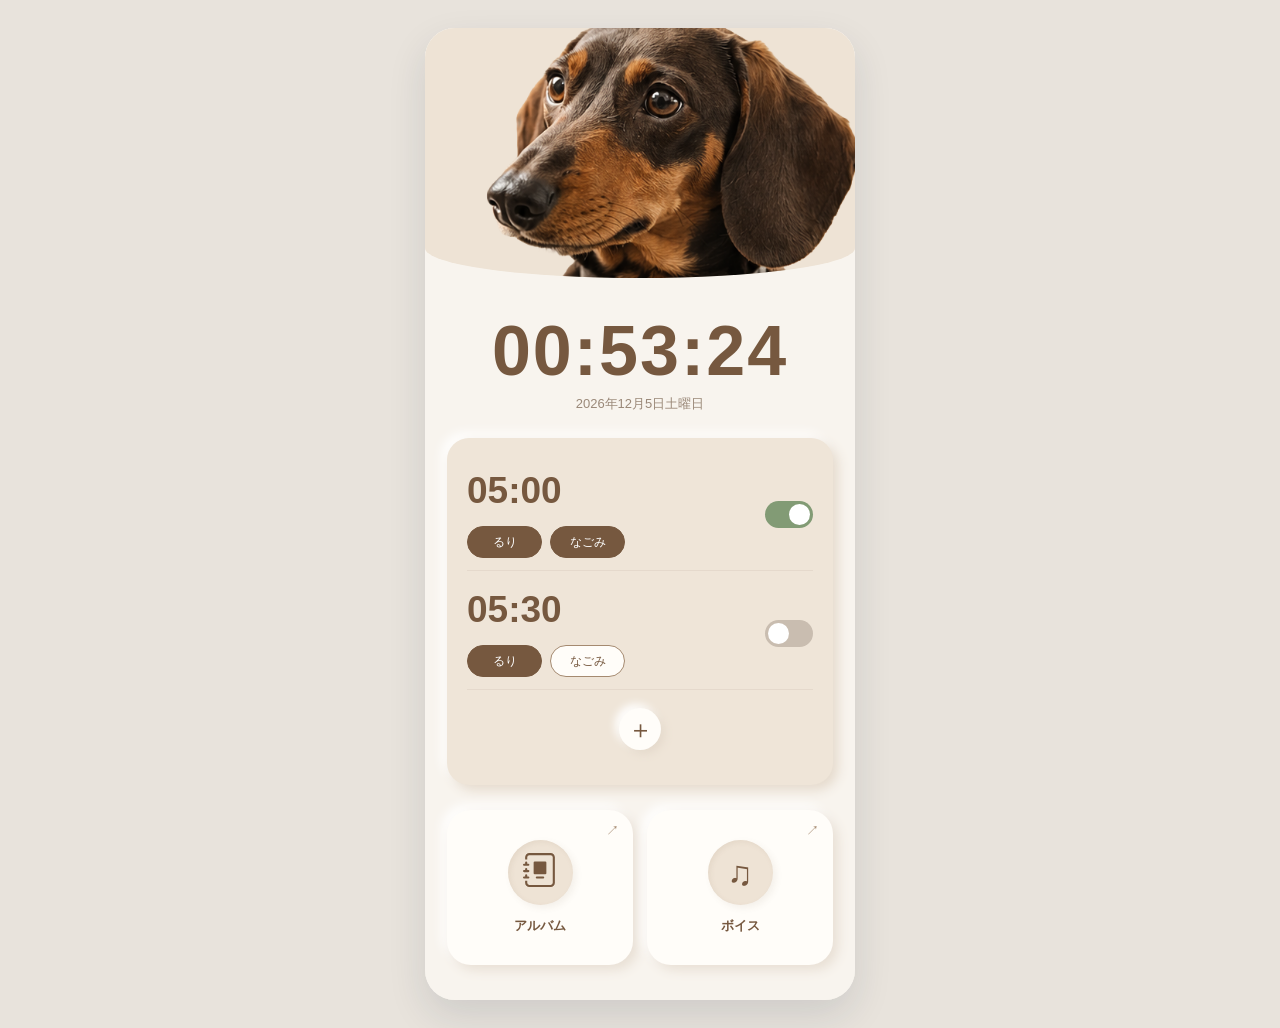
<file: index.html>
<!DOCTYPE html>
<html lang="ja">

<head>
    <meta charset="UTF-8">
    <meta name="viewport" content="width=device-width, initial-scale=1.0">
    <title>Dog Light - ホーム</title>
    <link rel="icon" href="images/icon.png" type="image/png">
    <link rel="stylesheet" href="css/common.css">
</head>

<body>
    <div class="app-shell">
        <main id="main-content" class="screen screen--home">
            <section class="dog-section">
                <div class="dog-photo">
                    <img src="images/image.png" alt="なごみとるり">
                </div>
            </section>
            <section class="home-clock">
                <h1 id="current-time">05:00:00</h1>
                <p id="current-date"></p>
            </section>
            <section class="alarm-card">
                <div id="alarm-list">
                    <div class="alarm-info">
                        <div class="alarm-content">
                            <strong>05:00</strong>
                            <div class="voice-options">
                                <label>
                                    <input type="checkbox" checked>
                                    <span>るり</span>
                                </label>
                                <label>
                                    <input type="checkbox" checked>
                                    <span>なごみ</span>
                                </label>
                            </div>
                        </div>
                        <label class="alarm-toggle">
                            <input type="checkbox" checked>
                            <span class="toggle-slider"></span>
                        </label>
                    </div>
                    <div class="alarm-info">
                        <div class="alarm-content">
                            <strong>05:30</strong>
                            <div class="voice-options">
                                <label>
                                    <input type="checkbox" checked>
                                    <span>るり</span>
                                </label>
                                <label>
                                    <input type="checkbox">
                                    <span>なごみ</span>
                                </label>
                            </div>
                        </div>
                        <label class="alarm-toggle">
                            <input type="checkbox">
                            <span class="toggle-slider"></span>
                        </label>
                    </div>
                </div>
                <button type="button" id="add-alarm" class="alarm-add-button">＋</button>
            </section>

            <section class="home-menu">
                <!-- 思い出アルバム -->
                <a href="pages/album.html" class="menu-card menu-card--album">
                    <div class="menu-icon-wrap">
                        <span class="menu-icon">
                            <svg xmlns="http://www.w3.org/2000/svg" width="16" height="16" fill="currentColor" class="bi bi-journal-album" viewBox="0 0 16 16"><path d="M5.5 4a.5.5 0 0 0-.5.5v5a.5.5 0 0 0 .5.5h5a.5.5 0 0 0 .5-.5v-5a.5.5 0 0 0-.5-.5zm1 7a.5.5 0 0 0 0 1h3a.5.5 0 0 0 0-1z" /><path d="M3 0h10a2 2 0 0 1 2 2v12a2 2 0 0 1-2 2H3a2 2 0 0 1-2-2v-1h1v1a1 1 0 0 0 1 1h10a1 1 0 0 0 1-1V2a1 1 0 0 0-1-1H3a1 1 0 0 0-1 1v1H1V2a2 2 0 0 1 2-2" /><path d="M1 5v-.5a.5.5 0 0 1 1 0V5h.5a.5.5 0 0 1 0 1h-2a.5.5 0 0 1 0-1zm0 3v-.5a.5.5 0 0 1 1 0V8h.5a.5.5 0 0 1 0 1h-2a.5.5 0 0 1 0-1zm0 3v-.5a.5.5 0 0 1 1 0v.5h.5a.5.5 0 0 1 0 1h-2a.5.5 0 0 1 0-1z" /></svg>
                        </span>
                    </div>

                    <div class="menu-text">
                        <span class="menu-title">アルバム</span>
                    </div>

                    <span class="menu-arrow">↗</span>
                </a>
                <!-- ボイス -->
                <a href="pages/voice.html" class="menu-card menu-card--voice">
                    <div class="menu-icon-wrap">
                        <span class="menu-icon">♫</span>
                    </div>

                    <div class="menu-text">
                        <span class="menu-title">ボイス</span>
                    </div>

                    <span class="menu-arrow">↗</span>
                </a>
            </section>
        </main>
    </div>

    <script src="js/clock.js"></script>
    <script src="js/alarm-list.js"></script>

</body>

</html>
</file>
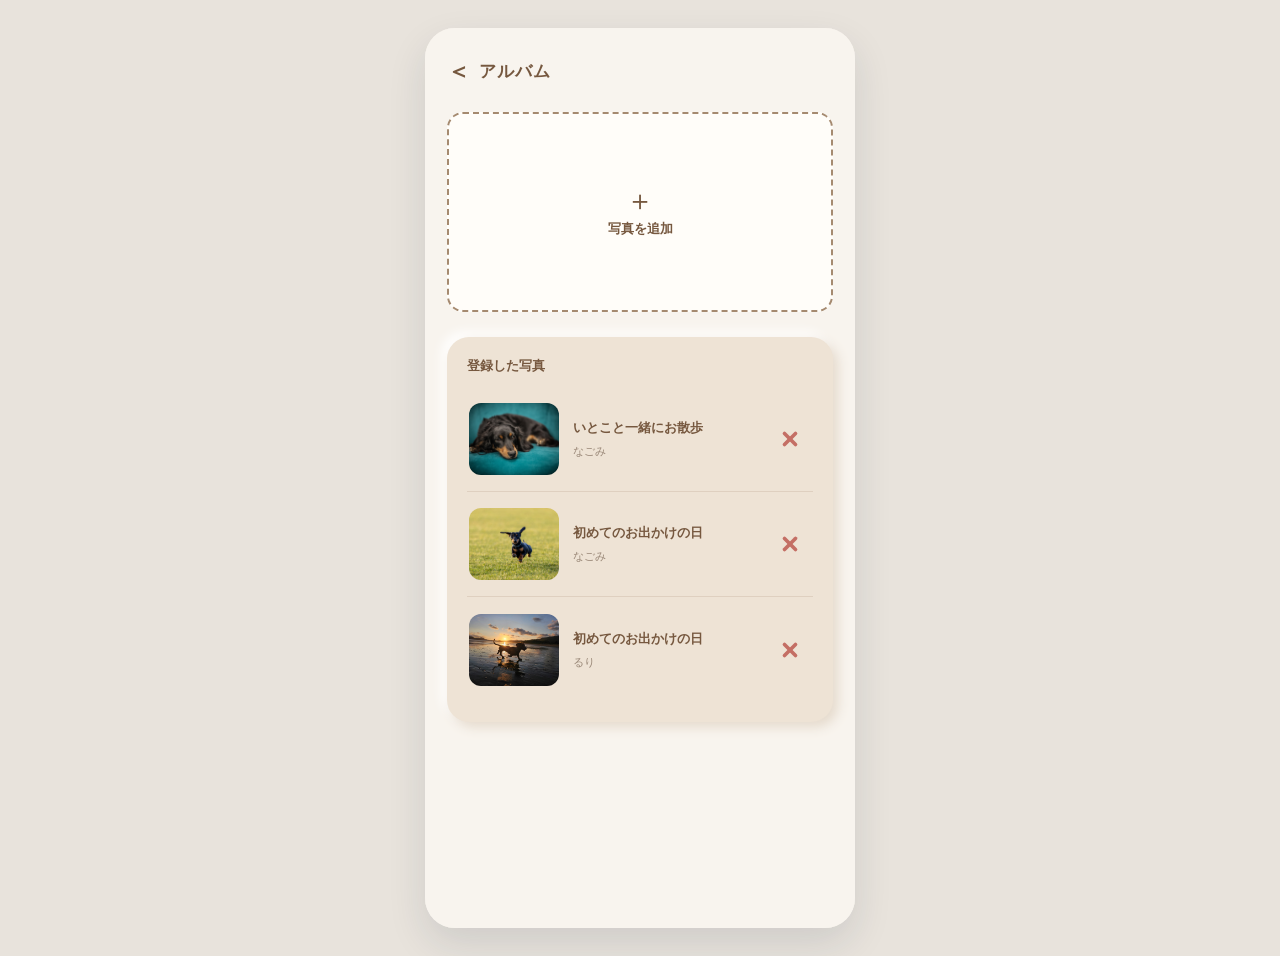
<file: pages/album.html>
<!DOCTYPE html>
<html lang="en">

<head>
    <meta charset="UTF-8">
    <meta name="viewport" content="width=device-width, initial-scale=1.0">
    <title>Dog Light - アルバム</title>
    <link rel="icon" href="images/icon.png" type="image/png">
    <link rel="stylesheet" href="../css/common.css">
    <link rel="stylesheet" href="../css/album.css">
</head>

<body>
    <div class="app-shell">
        <main id="main-content" class="screen screen--home">
            <header class="home-header">
                <div class="logo">
                    <span class="logo-icon"><a href="../index.html">＜</a></span>
                    <span>アルバム</span>
                </div>
            </header>
            <section class="album-add-section">
                <label for="photo-input" class="album-add-button">
                    <span class="album-add-icon">＋</span>
                    <span>写真を追加</span>
                </label>
                <input type="file" id="photo-input" accept="image/*" multiple hidden>
            </section>

            <section class="album-list-section">
                <div class="album-heading">
                    <span>登録した写真</span>
                </div>
                <div class="album-list" id="album-list">
                    <article class="album-item">
                        <img src="../images/album/nagomi-01.jpg" alt="なごみの写真" class="album-photo">
                        <div class="album-description">
                            <span class="album-caption">
                                いとこと一緒にお散歩
                            </span>
                            <span class="album-dog-name">なごみ</span>
                        </div>
                        <button type="button" class="album-delete-button" aria-label="写真を削除">
                            <svg viewBox="0 0 24 24" fill="none" stroke="currentColor" stroke-width="4.0" stroke-linecap="round"><path d="M18 6 6 18"></path><path d="m6 6 12 12"></path></svg>
                        </button>
                    </article>

                    <article class="album-item">
                        <img src="../images/album/nagomi-02.jpg" alt="なごみの写真" class="album-photo">
                        <div class="album-description">
                            <span class="album-caption">
                                初めてのお出かけの日
                            </span>
                            <span class="album-dog-name">なごみ</span>
                        </div>
                        <button type="button" class="album-delete-button" aria-label="写真を削除">
                            <svg viewBox="0 0 24 24" fill="none" stroke="currentColor" stroke-width="4.0" stroke-linecap="round"><path d="M18 6 6 18"></path><path d="m6 6 12 12"></path></svg>
                        </button>
                    </article>

                    <article class="album-item">
                        <img src="../images/album/ruri-01.jpg" alt="るりの写真" class="album-photo">
                        <div class="album-description">
                            <span class="album-caption">
                                初めてのお出かけの日
                            </span>
                            <span class="album-dog-name">るり</span>
                        </div>
                        <button type="button" class="album-delete-button" aria-label="写真を削除">
                            <svg viewBox="0 0 24 24" fill="none" stroke="currentColor" stroke-width="4.0" stroke-linecap="round"><path d="M18 6 6 18"></path><path d="m6 6 12 12"></path></svg>
                        </button>
                    </article>
                </div>
            </section>
        </main>
    </div>
</body>

</html>
</file>
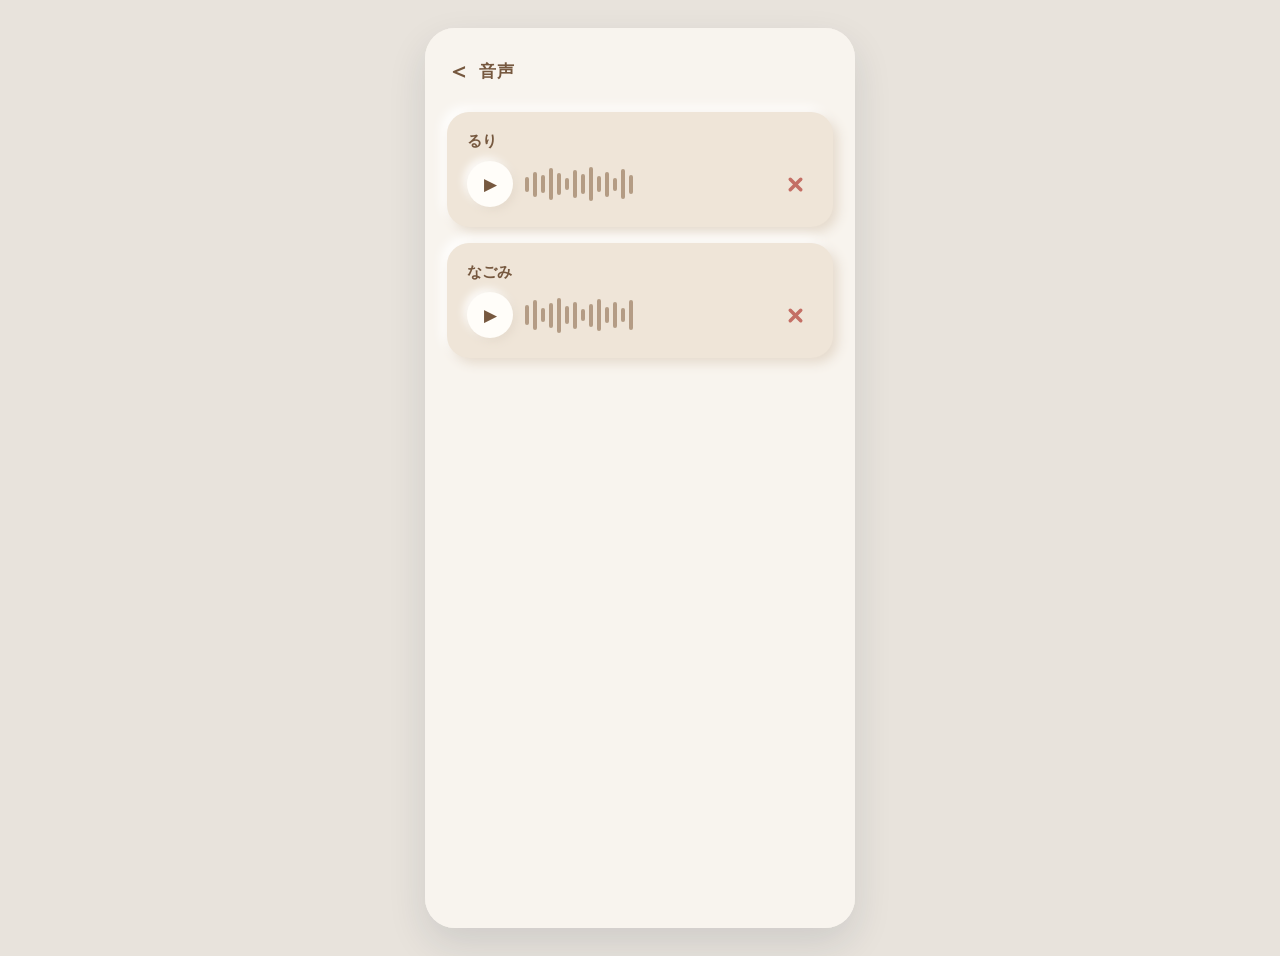
<file: pages/voice.html>
<!DOCTYPE html>
<html lang="en">

<head>
    <meta charset="UTF-8">
    <meta name="viewport" content="width=device-width, initial-scale=1.0">
    <title>Dog Light - 音声</title>
    <link rel="icon" href="images/icon.png" type="image/png">
    <link rel="stylesheet" href="../css/common.css">
    <link rel="stylesheet" href="../css/voice.css">
</head>

<body>
    <div class="app-shell">
        <main id="main-content" class="screen screen--home">
            <header class="home-header">
                <div class="logo">
                    <span class="logo-icon"><a href="../index.html">＜</a></span>
                    <span>音声</span>
                </div>
            </header>

            <section class="voice-list">
                <div class="voice-card">
                    <div class="voice-content">
                        <strong>るり</strong>

                        <div class="voice-controls">
                            <button type="button" class="voice-play" aria-label="るりの音声を再生">
                                ▶
                            </button>

                            <div class="voice-wave" aria-label="音声の波形">
                                <span style="--h: 15px"></span>
                                <span style="--h: 25px"></span>
                                <span style="--h: 18px"></span>
                                <span style="--h: 32px"></span>
                                <span style="--h: 22px"></span>
                                <span style="--h: 12px"></span>
                                <span style="--h: 28px"></span>
                                <span style="--h: 20px"></span>
                                <span style="--h: 34px"></span>
                                <span style="--h: 16px"></span>
                                <span style="--h: 25px"></span>
                                <span style="--h: 13px"></span>
                                <span style="--h: 30px"></span>
                                <span style="--h: 19px"></span>
                            </div>

                            <button type="button" class="voice-delete" aria-label="るりの音声を削除">
                                <svg viewBox="0 0 24 24" fill="none" stroke="currentColor" stroke-width="4.0"
                                    stroke-linecap="round">
                                    <path d="M18 6 6 18"></path>
                                    <path d="m6 6 12 12"></path>
                                </svg>
                            </button>
                        </div>
                    </div>
                </div>

                <div class="voice-card">
                    <div class="voice-content">
                        <strong>なごみ</strong>

                        <div class="voice-controls">
                            <button type="button" class="voice-play" aria-label="なごみの音声を再生">
                                ▶
                            </button>

                            <div class="voice-wave" aria-label="音声の波形">
                                <span style="--h: 20px"></span>
                                <span style="--h: 30px"></span>
                                <span style="--h: 14px"></span>
                                <span style="--h: 25px"></span>
                                <span style="--h: 35px"></span>
                                <span style="--h: 18px"></span>
                                <span style="--h: 27px"></span>
                                <span style="--h: 12px"></span>
                                <span style="--h: 23px"></span>
                                <span style="--h: 32px"></span>
                                <span style="--h: 16px"></span>
                                <span style="--h: 26px"></span>
                                <span style="--h: 14px"></span>
                                <span style="--h: 30px"></span>
                            </div>

                            <button type="button" class="voice-delete" aria-label="なごみの音声を削除">
                                <svg viewBox="0 0 24 24" fill="none" stroke="currentColor" stroke-width="4.0"
                                    stroke-linecap="round">
                                    <path d="M18 6 6 18"></path>
                                    <path d="m6 6 12 12"></path>
                                </svg>
                            </button>
                        </div>
                    </div>
                </div>

            </section>
        </main>
    </div>
</body>

</html>
</file>
<file: css/common.css>
:root {
    /* カラー設定 */
    --canvas: #f8f4ee;
    --surface: #fffdf9;
    --surface-cool: #edf5fb;

    /* ブランドカラー */
    --navy: #0e3b5d;
    --brand-blue: #39638a;
    --accent: #39638a;

    /* ブラウンカラー */
    --brown: #76583f;
    --brown-light: #a58a70;
    --brown-soft: #eee3d5;

    /* 文字色 */
    --text: #76583f;
    --muted: #9a8878;

    --line: #e5d9cc;

    /* スマホ画面の最大幅 */
    --max-width: 430px;
}

/* 全要素のサイズ計算 */
* {
    box-sizing: border-box;
}

/* ページ全体 */
html {
    background: #e8e3dc;
}

body {
    margin: 0;
    color: var(--text);
    background: #e8e3dc;
    font-family:
        -apple-system,
        BlinkMacSystemFont,
        "Noto Sans JP",
        "Hiragino Sans",
        "Yu Gothic",
        sans-serif;
}

h1,
h2,
h3 {
    color: var(--brown);
}

p {
    color: var(--text);
}

/* リンク */
a {
    color: inherit;
    text-decoration: none;
}

/* 入力・ボタンのフォント */
button,
input,
select,
textarea {
    font: inherit;
}

/* スマホ画面の外枠 */
.app-shell {
    width: min(100%, var(--max-width));
    min-height: 100vh;
    min-height: 100svh;
    margin: 0 auto;
    background: var(--canvas);
}

/* 通常画面 */
.screen {
    min-height: 100svh;
    padding: 30px 22px 58px;
}

/* 認証画面（ログイン・登録など） */
.screen--auth {
    display: grid;
    align-content: center;
}

.clock {
    text-align: center;
}

#current-time {
    margin: 0;
    font-size: 70px;
    font-weight: 700;
    letter-spacing: 2px;
    font-variant-numeric: tabular-nums;
}

#current-date {
    margin-top: 8px;
    color: var(--muted);
    font-size: 14px;
}


/* =========================
   ホーム画面
========================= */

.screen--home {
    padding: 28px 22px 35px;
    display: flex;
    flex-direction: column;
    gap: 25px;
    background: #f8f4ee;
}

/* ヘッダー */

.home-header {
    display: flex;
    justify-content: space-between;
    align-items: center;
}

.logo {
    display: flex;
    align-items: center;
    gap: 8px;
    color: var(--brown);
    font-size: 17px;
    font-weight: 700;
    letter-spacing: 1px;
}

.logo-icon {
    font-size: 23px;
}

.settings-button {
    width: 40px;
    height: 40px;
    display: grid;
    place-items: center;
    border-radius: 50%;
    background: var(--surface);
    box-shadow: 4px 4px 9px #e8dfd4,
        -4px -4px 9px #ffffff;
    font-size: 19px;
}

/* 時計 */

.home-clock {
    text-align: center;
    padding-top: 8px;
}

.greeting {
    margin: 0 0 5px;
    color: var(--brown-light);
    font-size: 11px;
    font-weight: 700;
    letter-spacing: 4px;
}

.home-clock h1 {
    margin: 0;
    font-size: clamp(58px, 15vw, 76px);
    letter-spacing: 2px;
    font-weight: 600;
    font-variant-numeric: tabular-nums;
}

#current-date {
    margin: 4px 0 0;
    color: var(--muted);
    font-size: 13px;
}

.morning-message {
    margin: 14px 0 0;
    color: var(--brown);
    font-size: 15px;
    font-weight: 600;
}

/* 愛犬の写真 */

/* 愛犬の写真 */

.dog-section {
    width: calc(100% + 44px);
    margin: -28px -22px 0;
    text-align: center;
}

.dog-photo {
    width: 100%;
    height: 250px;

    overflow: hidden;
    position: relative;
    border-radius: 0 0 50% 50% / 0 0 12% 12%;
    background: var(--brown-soft);

}

.dog-photo img {
    width: 100%;
    height: 100%;

    /* 写真いっぱいに犬を表示 */
    object-fit: cover;
    object-position: center 30%;

    display: block;
}

.dog-section h2 {
    margin: 15px 0 5px;
    font-size: 19px;
}

.dog-section p {
    margin: 0;
    color: var(--muted);
    font-size: 12px;
}

/* アラームカード */

.alarm-card {
    padding: 20px;
    border-radius: 22px;
    background: #efe5d8;
    box-shadow: 5px 5px 12px #e5dacc,
        -5px -5px 12px #ffffff;
}

.alarm-heading {
    display: flex;
    justify-content: space-between;
    align-items: center;
    color: var(--brown);
    font-size: 13px;
    font-weight: 600;
}

.alarm-status {
    padding: 5px 12px;
    border-radius: 20px;
    background: #dce8d6;
    color: #64805c;
    font-size: 11px;
}

.alarm-info {
    display: flex;
    align-items: center;
    justify-content: space-between;
    margin: 12px 0 18px;
}

.alarm-info strong {
    color: var(--brown);
    font-size: 37px;
    font-weight: 600;
    font-variant-numeric: tabular-nums;
}

.alarm-info span {
    color: var(--muted);
    font-size: 11px;
}

/* アラーム設定ボタン */

.alarm-button {
    min-height: 55px;
    display: flex;
    align-items: center;
    justify-content: center;
    gap: 10px;
    border-radius: 16px;
    background: var(--brown);
    color: white;
    font-size: 14px;
    font-weight: 700;
    transition: 0.2s;
}


/* アラーム追加ボタン */

.alarm-add-button {
    width: 42px;
    height: 42px;
    margin: 0 auto 15px;
    display: flex;
    align-items: center;
    justify-content: center;

    border: none;
    border-radius: 50%;
    background: var(--surface);
    color: var(--brown);
    font-size: 25px;
    font-weight: 400;

    box-shadow:
        4px 4px 9px #e5dacc,
        -4px -4px 9px #ffffff;

    cursor: pointer;
    transition: 0.2s;
}

.alarm-add-button:hover {
    background: var(--brown-soft);
    transform: scale(1.08);
}

.alarm-add-button:active {
    transform: scale(0.95);
}

/* 追加されたアラーム */


/* アラーム情報 */

.alarm-info {
    display: flex;
    align-items: center;
    justify-content: space-between;
    margin: 12px 0 18px;
    padding-bottom: 12px;
    border-bottom: 1px solid var(--line);
}

.alarm-detail {
    display: flex;
    flex-direction: column;
    gap: 3px;
}

.alarm-detail strong {
    color: var(--brown);
    font-size: 37px;
    font-weight: 600;
    font-variant-numeric: tabular-nums;
}

.alarm-detail span {
    color: var(--muted);
    font-size: 11px;
}

/* トグル */

.alarm-toggle {
    position: relative;
    display: inline-block;
    width: 48px;
    height: 27px;
    flex-shrink: 0;
}

.alarm-toggle input {
    opacity: 0;
    width: 0;
    height: 0;
}

.toggle-slider {
    position: absolute;
    inset: 0;
    cursor: pointer;
    background: #c9bdb0;
    border-radius: 30px;
    transition: 0.3s;
}

.toggle-slider::before {
    content: "";
    position: absolute;
    width: 21px;
    height: 21px;
    left: 3px;
    bottom: 3px;
    background: white;
    border-radius: 50%;
    transition: 0.3s;
}

.alarm-toggle input:checked+.toggle-slider {
    background: #829b75;
}

.alarm-toggle input:checked+.toggle-slider::before {
    transform: translateX(21px);
}

/* アラーム情報 */

.alarm-content {
    display: flex;
    flex-direction: column;
    gap: 14px;
    /* 時刻とボイス選択の間隔 */
}

/* ボイス選択 */

.voice-options {
    display: flex;
    flex-wrap: wrap;
    gap: 8px;
}

.voice-options label {
    cursor: pointer;
}

.voice-options input {
    display: none;
}

.voice-options span {
    display: inline-flex;
    align-items: center;
    justify-content: center;

    width: 75px;
    /* 幅を固定 */
    height: 32px;

    border: 1px solid var(--brown-light);
    border-radius: 20px;
    color: var(--brown);
    background: var(--surface);
    font-size: 12px;
    transition: 0.2s;
}

.voice-options input:checked+span {
    background: var(--brown);
    border-color: var(--brown);
    color: white;
}

.alarm-button:hover {
    background: var(--brown-light);
}

.home-menu {
    display: grid;
    grid-template-columns: 1fr 1fr;
    gap: 14px;
}

.menu-card {
    position: relative;
    min-height: 155px;
    padding: 17px 12px;
    display: flex;
    flex-direction: column;
    align-items: center;
    justify-content: center;
    gap: 12px;
    border-radius: 24px;
    background: var(--surface);
    box-shadow:
        5px 5px 12px #e8dfd4,
        -5px -5px 12px #ffffff;
    transition:
        transform 0.25s ease,
        box-shadow 0.25s ease;
    overflow: hidden;
}

.menu-card:hover {
    transform: translateY(-4px);
}

/* アイコンの背景 */

.menu-icon-wrap {
    position: relative;
    width: 65px;
    height: 65px;
    display: grid;
    place-items: center;
    border-radius: 50%;
    background: var(--brown-soft);
    box-shadow:
        inset 2px 2px 5px rgba(165, 138, 112, 0.12),
        3px 3px 7px rgba(118, 88, 63, 0.08);
}

/* メインアイコン */

.menu-icon {
    color: var(--brown);
    font-size: 34px;
    line-height: 1;
}

.menu-icon svg {
    width: 34px;
    height: 34px;
}

/* アイコンの小さな装飾 */

.menu-decoration {
    position: absolute;
    top: -3px;
    right: -5px;
    width: 23px;
    height: 23px;
    display: grid;
    place-items: center;
    border-radius: 50%;
    background: #fffdf9;
    color: var(--brown-light);
    font-size: 13px;
    box-shadow: 2px 2px 5px rgba(118, 88, 63, 0.12);
}

/* メニューの文字 */

.menu-text {
    display: flex;
    flex-direction: column;
    align-items: center;
    gap: 5px;
}

.menu-title {
    color: var(--brown);
    font-size: 13px;
    font-weight: 700;
}

.menu-description {
    color: var(--muted);
    font-size: 10px;
}

/* 右上の矢印 */
.menu-arrow {
    position: absolute;
    top: 12px;
    right: 14px;
    color: var(--brown-light);
    font-size: 13px;
}

/* 小さいスマホ */

@media (max-width: 350px) {
    .screen--home {
        padding-inline: 17px;
        gap: 20px;
    }

    .alarm-info strong {
        font-size: 31px;
    }
}


/* スマホ以外の画面 */
@media (min-width: 700px) {
    body {
        padding: 28px 0;
    }

    .app-shell {
        overflow: hidden;
        border-radius: 30px;
        box-shadow: 0 16px 38px rgba(25, 39, 68, .12);
    }
}

/* 小さいスマホ */
@media (max-width: 350px) {
    .screen {
        padding-inline: 17px;
    }
}
</file>
<file: css/album.css>
/* =========================
   アルバム画面
========================= */

/* 写真追加エリア */

.album-add-section {
    width: 100%;
}

.album-add-button {
    width: 100%;
    min-height: 200px;

    display: flex;
    flex-direction: column;
    align-items: center;
    justify-content: center;
    gap: 5px;

    border: 2px dashed var(--brown-light);
    border-radius: 16px;

    background: var(--surface);
    color: var(--brown);

    font-size: 13px;
    font-weight: 600;

    cursor: pointer;
    transition: 0.2s;
}

.album-add-button:hover {
    background: var(--brown-soft);
}

.album-add-icon {
    font-size: 28px;
    font-weight: 300;
    line-height: 1;
}


/* =========================
   登録済み写真一覧
========================= */

.album-list-section {
    width: 100%;
    padding: 20px;

    border-radius: 22px;
    background: var(--brown-soft);

    box-shadow:
        5px 5px 12px #e5dacc,
        -5px -5px 12px #ffffff;
}

/* 見出し */

.album-heading {
    display: flex;
    align-items: center;

    margin-bottom: 12px;

    color: var(--brown);
    font-size: 13px;
    font-weight: 600;
}

/* 写真一覧 */

.album-list {
    display: flex;
    flex-direction: column;
}


/* =========================
   写真1件分
========================= */

.album-item {
    width: 100%;
    min-height: 105px;

    display: flex;
    align-items: center;
    gap: 14px;

    padding: 15px 2px;

    border-bottom: 1px solid #dfd0c0;
}

.album-item:last-child {
    border-bottom: none;
}


/* 写真 */

.album-photo {
    width: 90px;
    height: 72px;

    flex-shrink: 0;

    object-fit: cover;
    border-radius: 12px;

    background: var(--surface);
}


/* 写真の説明 */

.album-description {
    flex: 1;
    min-width: 0;

    display: flex;
    flex-direction: column;
    gap: 7px;
}

.album-caption {
    color: var(--brown);
    font-size: 13px;
    font-weight: 600;

    overflow: hidden;
    text-overflow: ellipsis;
    white-space: nowrap;
}

.album-dog-name {
    color: var(--muted);
    font-size: 11px;
}


/* =========================
   削除ボタン
========================= */

.album-delete-button {
    width: 42px;
    height: 42px;
    flex-shrink: 0;

    display: grid;
    place-items: center;

    border: none;
    background: transparent;
    color: #C46F65;

    cursor: pointer;
    transition: color 0.2s ease, transform 0.2s ease;
}

.album-delete-button svg {
    width: 22px;
    height: 22px;
}

.album-delete-button:hover {
    color: #B85C57;
    transform: scale(1.1);
}

.album-delete-button:active {
    color: #963F3B;
    transform: scale(0.9);
}
</file>
<file: css/voice.css>
/* 音声一覧 */
.voice-list {
    display: flex;
    flex-direction: column;
    gap: 16px;
}

/* 音声カード */
.voice-card {
    display: flex;
    align-items: center;

    padding: 20px;
    min-height: 95px;

    border-radius: 22px;
    background: #efe5d8;

    box-shadow:
        5px 5px 12px #e5dacc,
        -5px -5px 12px #ffffff;
}
/* 再生ボタン */
.voice-play {
    width: 46px;
    height: 46px;
    flex-shrink: 0;

    display: grid;
    place-items: center;

    border: none;
    border-radius: 50%;
    background: var(--surface);
    color: var(--brown);

    font-size: 17px;
    cursor: pointer;

    box-shadow:
        3px 3px 8px #e5dacc,
        -3px -3px 8px #ffffff;

    transition: 0.2s;
}

.voice-play:hover {
    background: var(--brown-soft);
    transform: scale(1.08);
}

.voice-play:active {
    transform: scale(0.95);
}

/* 音声情報 */
.voice-content {
    flex: 1;
    min-width: 0;

    display: flex;
    flex-direction: column;
    gap: 10px;
}

.voice-content strong {
    color: var(--brown);
    font-size: 15px;
}
/* 再生ボタン・波形・削除ボタン */
.voice-controls {
    display: flex;
    align-items: center;
    gap: 12px;
    width: 100%;
}

/* 波形 */
.voice-wave {
    flex: 1;
    min-width: 0;
    height: 35px;

    display: flex;
    align-items: center;
    gap: 4px;
}

.voice-wave span {
    width: 4px;
    height: var(--h);

    border-radius: 10px;
    background: var(--brown-light);
    opacity: 0.8;
}

/* =========================
   音声削除ボタン
========================= */

.voice-delete {
    width: 36px;
    height: 36px;
    flex-shrink: 0;

    display: grid;
    place-items: center;

    border: none;
    background: transparent;
    color: #C46F65;

    cursor: pointer;
    transition: color 0.2s ease, transform 0.2s ease;
}

.voice-delete svg {
    width: 21px;
    height: 21px;
}

.voice-delete:hover {
    color: #B85C57;
    transform: scale(1.1);
}

.voice-delete:active {
    color: #963F3B;
    transform: scale(0.9);
}

/* 小さいスマホ */
@media (max-width: 350px) {
    .voice-card {
        padding: 15px;
        gap: 12px;
    }

    .voice-wave {
        gap: 3px;
    }

    .voice-wave span {
        width: 3px;
    }
}
</file>
